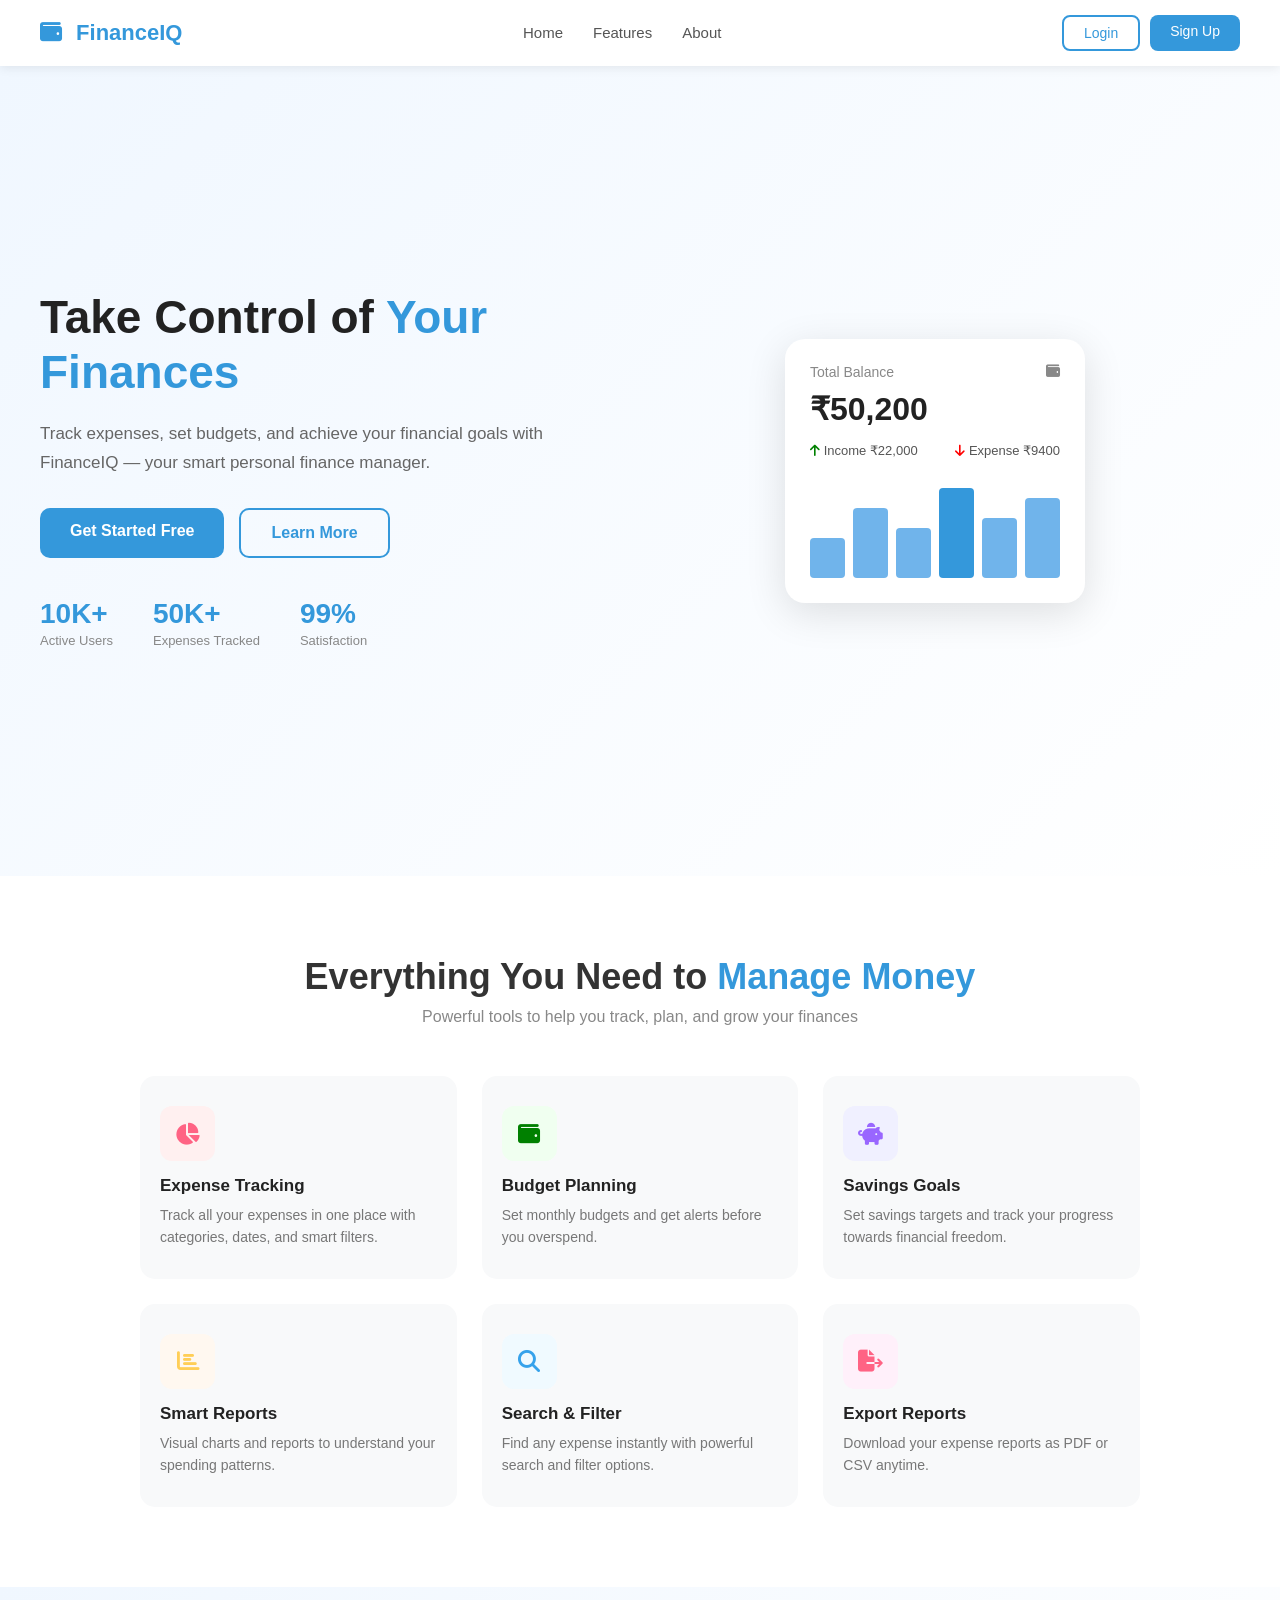
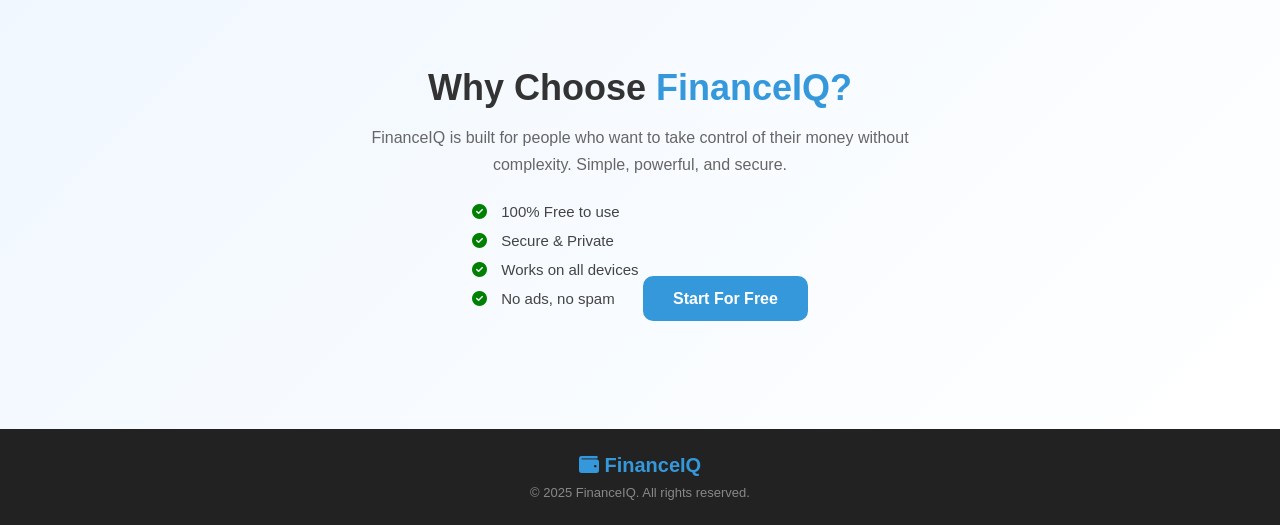
<file: index.html>
<!doctype html>
<html lang="en">
  <head>
    <meta charset="UTF-8" />
    <meta name="viewport" content="width=device-width, initial-scale=1.0" />
    <title>FinanceIQ | Smart Expense Tracker</title>
    <link rel="icon" type="image/SVG" href="/static/favicon.svg" />
    <link rel="stylesheet" href="index.css" />
    <!-- Font Awesome for icons -->
    <link
      rel="stylesheet"
      href="https://cdnjs.cloudflare.com/ajax/libs/font-awesome/6.5.0/css/all.min.css"
    />
  </head>
  <body>
    <!-- NAVBAR -->
    <nav class="navbar">
      <div class="nav-logo"><i class="fas fa-wallet"></i> FinanceIQ</div>
      <ul class="nav-links">
        <li><a href="#home">Home</a></li>
        <li><a href="#features">Features</a></li>
        <li><a href="#about">About</a></li>
      </ul>
      <div class="nav-buttons">
        <a href="login" class="btn-login">Login</a>
        <a href="signup" class="btn-signup">Sign Up</a>
      </div>
    </nav>

    <!-- HERO SECTION -->
    <section class="hero" id="home">
      <div class="hero-content">
        <h1>Take Control of <span>Your Finances</span></h1>
        <p>
          Track expenses, set budgets, and achieve your financial goals with
          FinanceIQ — your smart personal finance manager.
        </p>
        <div class="hero-buttons">
          <a href="login" class="btn-primary">Get Started Free</a>
          <a href="#features" class="btn-secondary">Learn More</a>
        </div>

        <!-- Stats -->
        <div class="hero-stats">
          <div class="stat">
            <h3>10K+</h3>
            <p>Active Users</p>
          </div>
          <div class="stat">
            <h3>50K+</h3>
            <p>Expenses Tracked</p>
          </div>
          <div class="stat">
            <h3>99%</h3>
            <p>Satisfaction</p>
          </div>
        </div>
      </div>

      <div class="hero-image">
        <div class="hero-card">
          <div class="card-header">
            <span>Total Balance</span>
            <i class="fas fa-wallet"></i>
          </div>
          <h2>₹50,200</h2>
          <div class="card-stats">
            <div>
              <i class="fas fa-arrow-up" style="color: green"></i>
              <span>Income ₹22,000</span>
            </div>
            <div>
              <i class="fas fa-arrow-down" style="color: red"></i>
              <span>Expense ₹9400</span>
            </div>
          </div>
          <!-- Mini bars -->
          <div class="mini-bars">
            <div
              class="mini-bar"
              style="height: 40px; background: #70b4eb"
            ></div>
            <div
              class="mini-bar"
              style="height: 70px; background: #70b4eb"
            ></div>
            <div
              class="mini-bar"
              style="height: 50px; background: #70b4eb"
            ></div>
            <div
              class="mini-bar"
              style="height: 90px; background: #3498db"
            ></div>
            <div
              class="mini-bar"
              style="height: 60px; background: #70b4eb"
            ></div>
            <div
              class="mini-bar"
              style="height: 80px; background: #70b4eb"
            ></div>
          </div>
        </div>
      </div>
    </section>

    <!-- FEATURES SECTION -->
    <section class="features" id="features">
      <h2>Everything You Need to <span>Manage Money</span></h2>
      <p class="features-sub">
        Powerful tools to help you track, plan, and grow your finances
      </p>

      <div class="features-grid">
        <div class="feature-card">
          <div class="feature-icon" style="background: #fff0f0">
            <i class="fas fa-chart-pie" style="color: #ff6384"></i>
          </div>
          <h3>Expense Tracking</h3>
          <p>
            Track all your expenses in one place with categories, dates, and
            smart filters.
          </p>
        </div>

        <div class="feature-card">
          <div class="feature-icon" style="background: #f0fff0">
            <i class="fas fa-wallet" style="color: green"></i>
          </div>
          <h3>Budget Planning</h3>
          <p>Set monthly budgets and get alerts before you overspend.</p>
        </div>

        <div class="feature-card">
          <div class="feature-icon" style="background: #f0f0ff">
            <i class="fas fa-piggy-bank" style="color: #9966ff"></i>
          </div>
          <h3>Savings Goals</h3>
          <p>
            Set savings targets and track your progress towards financial
            freedom.
          </p>
        </div>

        <div class="feature-card">
          <div class="feature-icon" style="background: #fff8f0">
            <i class="fas fa-chart-bar" style="color: #ffce56"></i>
          </div>
          <h3>Smart Reports</h3>
          <p>Visual charts and reports to understand your spending patterns.</p>
        </div>

        <div class="feature-card">
          <div class="feature-icon" style="background: #f0faff">
            <i class="fas fa-search" style="color: #36a2eb"></i>
          </div>
          <h3>Search & Filter</h3>
          <p>
            Find any expense instantly with powerful search and filter options.
          </p>
        </div>

        <div class="feature-card">
          <div class="feature-icon" style="background: #fff0fa">
            <i class="fas fa-file-export" style="color: #ff6384"></i>
          </div>
          <h3>Export Reports</h3>
          <p>Download your expense reports as PDF or CSV anytime.</p>
        </div>
      </div>
    </section>

    <!-- ABOUT SECTION -->
    <section class="about" id="about">
      <div class="about-content">
        <h2>Why Choose <span>FinanceIQ?</span></h2>
        <p>
          FinanceIQ is built for people who want to take control of their money
          without complexity. Simple, powerful, and secure.
        </p>
        <ul class="about-list">
          <li><i class="fas fa-check-circle"></i> 100% Free to use</li>
          <li><i class="fas fa-check-circle"></i> Secure & Private</li>
          <li><i class="fas fa-check-circle"></i> Works on all devices</li>
          <li><i class="fas fa-check-circle"></i> No ads, no spam</li>
        </ul>
        <a href="login" class="btn-primary">Start For Free</a>
      </div>
    </section>

    <!-- FOOTER -->
    <footer class="footer">
      <div class="footer-content">
        <div class="footer-logo"><i class="fas fa-wallet"></i> FinanceIQ</div>
        <p>© 2025 FinanceIQ. All rights reserved.</p>
      </div>
    </footer>
  </body>
</html>
</file>
<file: index.css>
* {
  margin: 0;
  padding: 0;
  box-sizing: border-box;
  font-family: "Arial", sans-serif;
}

body {
  background: #f4f6f9;
  color: #333;
}

/* ── NAVBAR ── */
.navbar {
  display: flex;
  justify-content: space-between;
  align-items: center;
  padding: 15px 40px;
  background: white;
  box-shadow: 0 2px 10px rgba(0, 0, 0, 0.08);
  position: sticky;
  top: 0;
  z-index: 100;
}

.nav-logo {
  font-size: 22px;
  font-weight: bold;
  color: #3498db;
}

.nav-logo i {
  margin-right: 8px;
}

.nav-links {
  display: flex;
  list-style: none;
  gap: 30px;
}

.nav-links a {
  text-decoration: none;
  color: #555;
  font-size: 15px;
  transition: 0.3s;
}

.nav-links a:hover {
  color: #3498db;
}

.nav-buttons {
  display: flex;
  gap: 10px;
}

.btn-login {
  padding: 8px 20px;
  border: 2px solid #3498db;
  color: #3498db;
  border-radius: 8px;
  text-decoration: none;
  font-size: 14px;
  transition: 0.3s;
}

.btn-login:hover {
  background: #3498db;
  color: white;
}

.btn-signup {
  padding: 8px 20px;
  background: #3498db;
  color: white;
  border-radius: 8px;
  text-decoration: none;
  font-size: 14px;
  transition: 0.3s;
}

.btn-signup:hover {
  background: #2980b9;
}

/* ── HERO ── */
.hero {
  display: flex;
  justify-content: space-between;
  align-items: center;
  padding: 80px 40px;
  background: linear-gradient(135deg, #f0f7ff, #ffffff);
  min-height: 90vh;
  gap: 40px;
}

.hero-content {
  flex: 1;
  max-width: 550px;
}

.hero-content h1 {
  font-size: 46px;
  font-weight: 800;
  line-height: 1.2;
  margin-bottom: 20px;
  color: #222;
}

.hero-content h1 span {
  color: #3498db;
}

.hero-content p {
  font-size: 17px;
  color: #666;
  line-height: 1.7;
  margin-bottom: 30px;
}

.hero-buttons {
  display: flex;
  gap: 15px;
  margin-bottom: 40px;
}

.btn-primary {
  padding: 14px 30px;
  background: #3498db;
  color: white;
  border-radius: 10px;
  text-decoration: none;
  font-size: 16px;
  font-weight: bold;
  transition: 0.3s;
}

.btn-primary:hover {
  background: #2980b9;
}

.btn-secondary {
  padding: 14px 30px;
  border: 2px solid #3498db;
  color: #3498db;
  border-radius: 10px;
  text-decoration: none;
  font-size: 16px;
  font-weight: bold;
  transition: 0.3s;
}

.btn-secondary:hover {
  background: #3498db;
  color: white;
}

.hero-stats {
  display: flex;
  gap: 40px;
}

.stat h3 {
  font-size: 28px;
  color: #3498db;
  font-weight: 800;
}

.stat p {
  font-size: 13px;
  color: #888;
  margin: 0;
}

/* ── HERO CARD ── */
.hero-image {
  flex: 1;
  display: flex;
  justify-content: center;
}

.hero-card {
  background: white;
  padding: 25px;
  border-radius: 20px;
  box-shadow: 0 10px 40px rgba(0, 0, 0, 0.12);
  width: 300px;
}

.card-header {
  display: flex;
  justify-content: space-between;
  color: #888;
  font-size: 14px;
  margin-bottom: 10px;
}

.hero-card h2 {
  font-size: 32px;
  color: #222;
  margin-bottom: 15px;
}

.card-stats {
  display: flex;
  justify-content: space-between;
  font-size: 13px;
  color: #555;
  margin-bottom: 20px;
}

.mini-bars {
  display: flex;
  align-items: flex-end;
  gap: 8px;
  height: 100px;
}

.mini-bar {
  flex: 1;
  border-radius: 4px;
}

/* ── FEATURES ── */
.features {
  padding: 80px 40px;
  text-align: center;
  background: white;
}

.features h2 {
  font-size: 36px;
  font-weight: 800;
  margin-bottom: 10px;
}

.features h2 span {
  color: #3498db;
}

.features-sub {
  color: #888;
  font-size: 16px;
  margin-bottom: 50px;
}

.features-grid {
  display: grid;
  grid-template-columns: repeat(3, 1fr);
  gap: 25px;
  max-width: 1000px;
  margin: 0 auto;
}

.feature-card {
  background: #f8f9fa;
  padding: 30px 20px;
  border-radius: 15px;
  text-align: left;
  transition: 0.3s;
}

.feature-card:hover {
  transform: translateY(-5px);
  box-shadow: 0 10px 30px rgba(0, 0, 0, 0.1);
}

.feature-icon {
  width: 55px;
  height: 55px;
  border-radius: 12px;
  display: flex;
  align-items: center;
  justify-content: center;
  font-size: 22px;
  margin-bottom: 15px;
}

.feature-card h3 {
  font-size: 17px;
  margin-bottom: 8px;
  color: #222;
}

.feature-card p {
  font-size: 14px;
  color: #777;
  line-height: 1.6;
}

/* ── ABOUT ── */
.about {
  padding: 80px 40px;
  background: linear-gradient(135deg, #f0f7ff, #ffffff);
  display: flex;
  justify-content: center;
}

.about-content {
  max-width: 600px;
  text-align: center;
}

.about-content h2 {
  font-size: 36px;
  font-weight: 800;
  margin-bottom: 15px;
}

.about-content h2 span {
  color: #3498db;
}

.about-content p {
  color: #666;
  font-size: 16px;
  line-height: 1.7;
  margin-bottom: 25px;
}

.about-list {
  list-style: none;
  text-align: left;
  margin-bottom: 30px;
  display: inline-block;
}

.about-list li {
  font-size: 15px;
  color: #444;
  margin-bottom: 12px;
}

.about-list i {
  color: green;
  margin-right: 10px;
}

/* ── FOOTER ── */
.footer {
  background: #222;
  color: white;
  padding: 25px 40px;
  text-align: center;
}

.footer-logo {
  font-size: 20px;
  font-weight: bold;
  color: #3498db;
  margin-bottom: 8px;
}

.footer p {
  color: #888;
  font-size: 13px;
}

/* ── RESPONSIVE ── */
@media (max-width: 768px) {
  .hero {
    flex-direction: column;
    padding: 40px 20px;
    text-align: center;
  }

  .hero-content h1 {
    font-size: 32px;
  }

  .hero-buttons {
    justify-content: center;
  }

  .hero-stats {
    justify-content: center;
  }

  .nav-links {
    display: none;
  }

  .features-grid {
    grid-template-columns: 1fr;
  }

  .navbar {
    padding: 15px 20px;
  }
}
</file>
